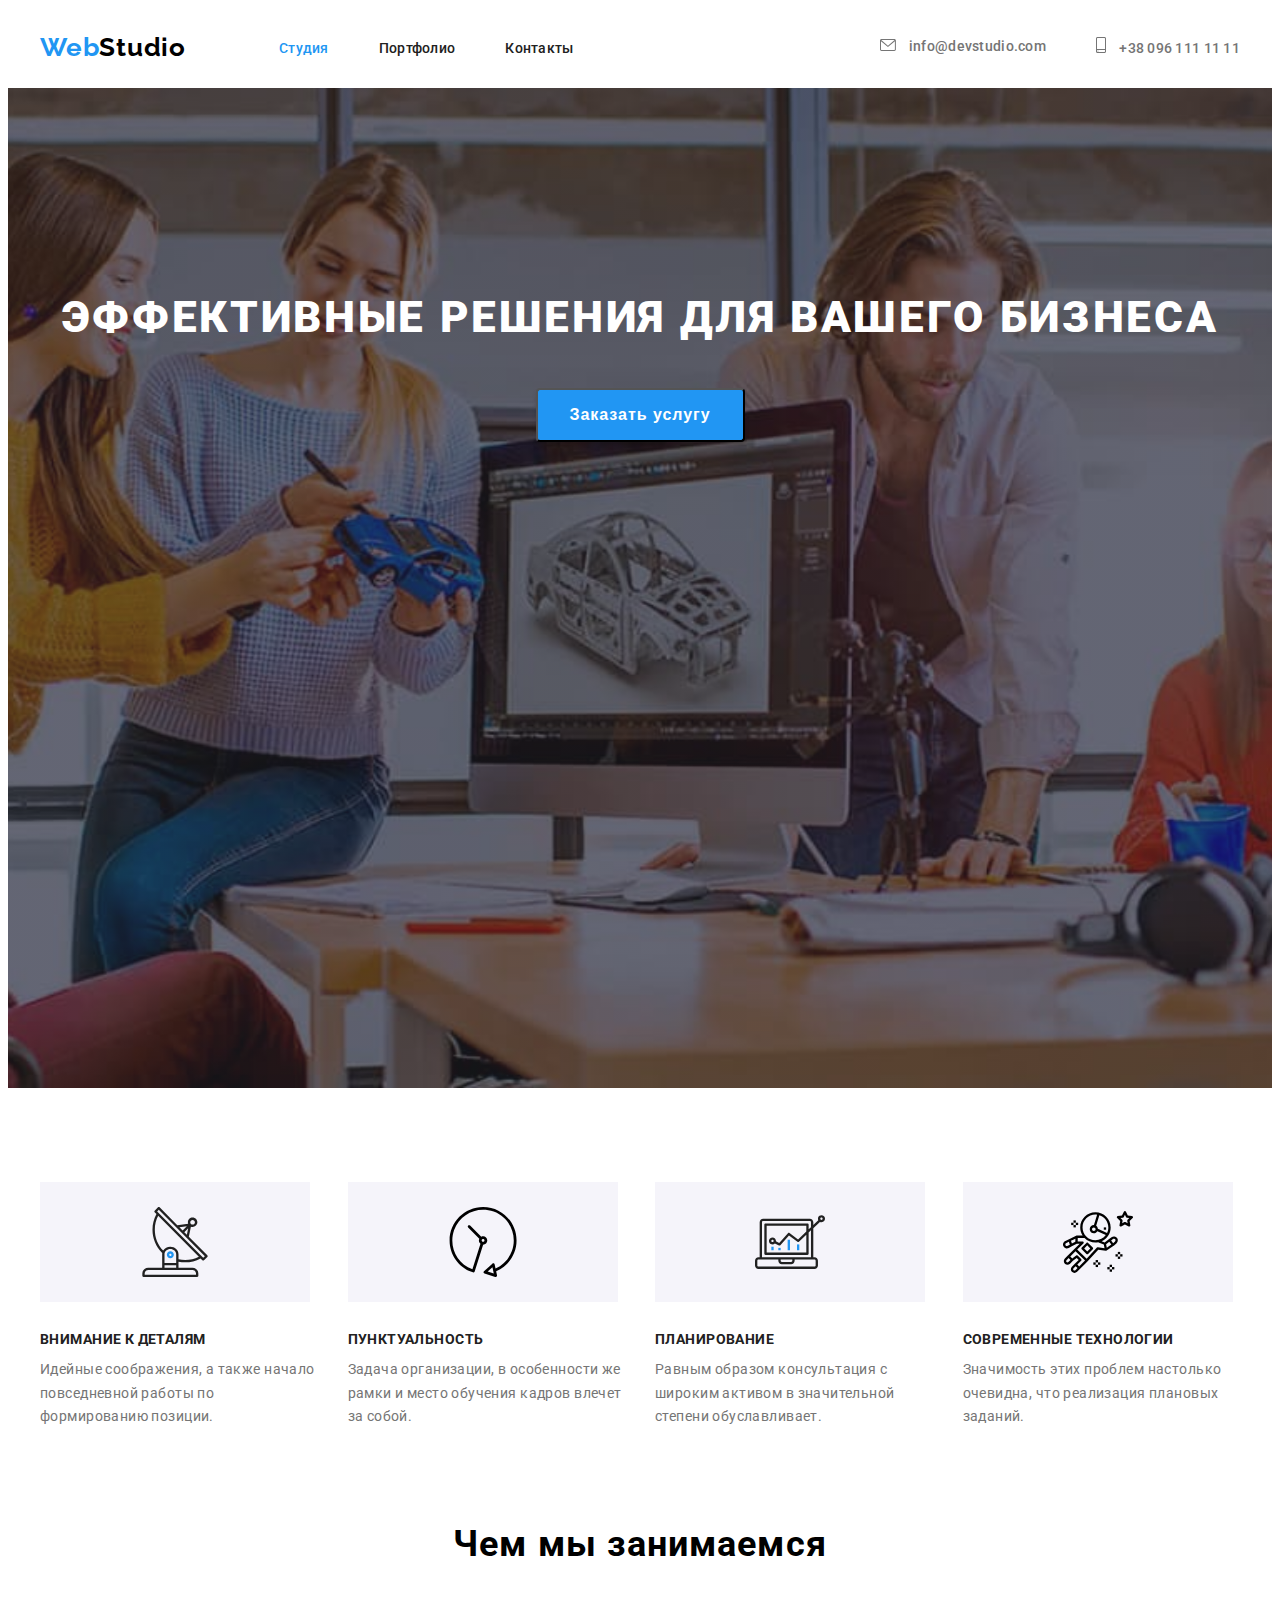
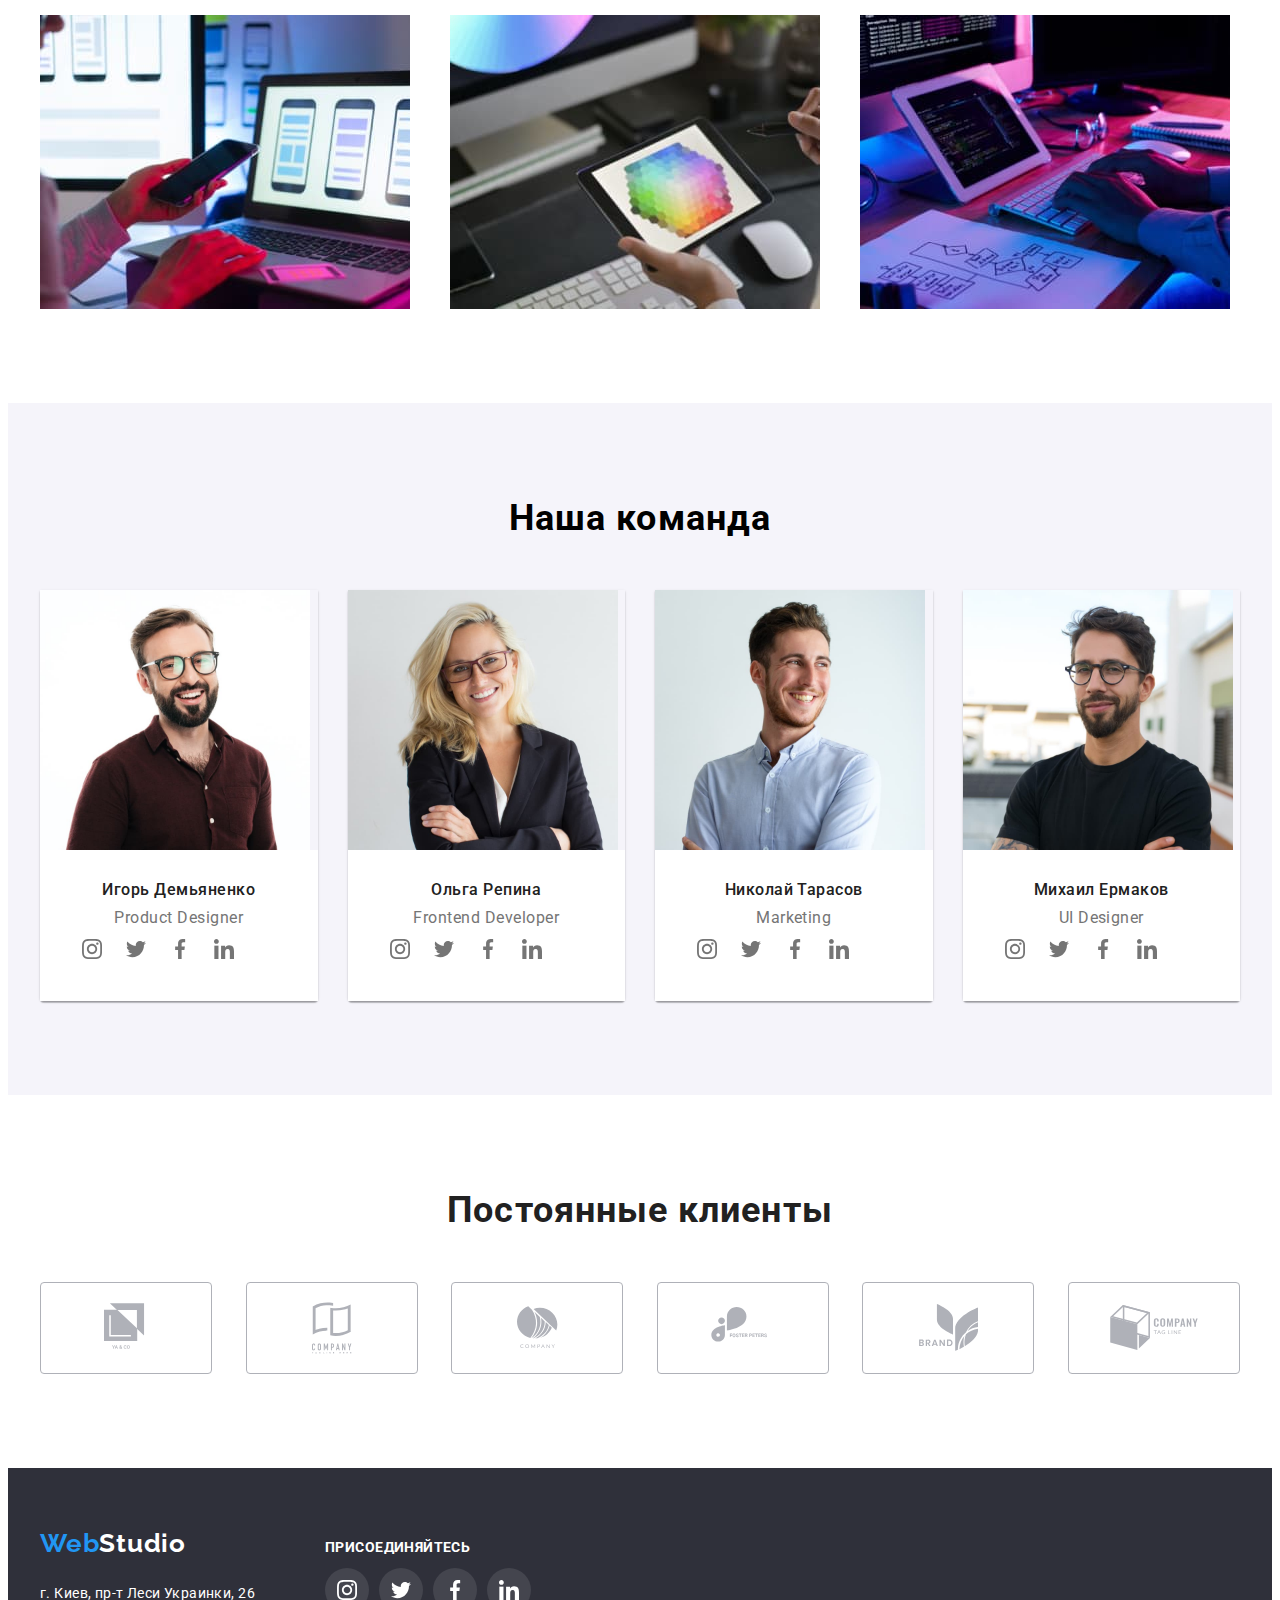
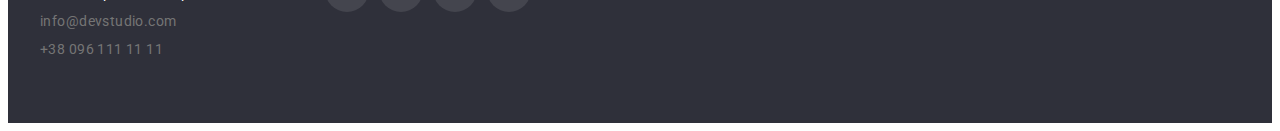
<file: index.html>
<!DOCTYPE html>
<html lang="ru">

<head>
    <meta charset="UTF-8">
    <meta name="viewport" content="width=device-width, initial-scale=1.0">
    <title>WebStudio</title>
    <link rel="stylesheet" href="https://cdnjs.cloudflare.com/ajax/libs/modern-normalize/1.0.0/modern-normalize.min.css"
        integrity="sha512-ISS7cAi1PEhQ8jnbJpJZMd29NlhNj4AWYyLOSp2CE/CsHxTCu+r+t0D2yoJudVrd0/8fTVPUVDzY5Tvli75u/g=="
        crossorigin="anonymous" />
    <link rel="preconnect" href="https://fonts.gstatic.com">
    <link href="https://fonts.googleapis.com/css2?family=Raleway:wght@700&family=Roboto:wght@400;500;700;900&display=swap"
        rel="stylesheet">
    <link rel="stylesheet" href="./css/styles.css"/>
</head>

<body>
    <!-- Шапка сайта -->
    <header class="header page-header">
        <div class="container">
            <!--Навигация -->
            <nav class="nav">
                <!-- Логотип компании -->
                <a class="logo-link link" href="" lang="en"><span class="logo-web">Web</span>Studio</a>
                <ul class="nav-list list">
                    <li class="nav-item">
                        <a class="nav-link link activ-link" href="./index.html">Студия</a>
                    </li>
                    <li class="nav-item">
                        <a class="nav-link link" href="./portfolio.html">Портфолио</a>
                    </li>
                    <li class="nav-item">
                        <a class="nav-link link" href="">Контакты</a>
                    </li>
                </ul>
            </nav>
            <ul class="list contact-list">
                <li class="contacts">
                    <a class="mail-link link" href="mailto:info@devstudio.com">
                        <svg class="contakt-icon" width="16" height="12">
                            <use href="./images/sprite.svg#icon-envelope">
                            </use>
                        </svg>
                        info@devstudio.com</a>
                </li>
                <li class="contacts">
                    <a class="mail-link link" href="tel:+380961111111">
                        <svg class="contakt-icon" width="10" height="16">
                            <use href="./images/sprite.svg#icon-smartphone">
                            </use>
                        </svg>
                        +38 096 111 11 11</a>
                </li>
            </ul>
        </div>  
    </header>

    <main>
        <!-- Herro -->
        <section class="hero overlay">
            <div class="container">
                <h1 class="hero-title">ЭФФЕКТИВНЫЕ РЕШЕНИЯ ДЛЯ ВАШЕГО БИЗНЕСА</h1>
                <button class="modal-btn" type="button">Заказать услугу</button>
            </div>
        </section>
        <!--Advantage-->
        <section class="about-advantage">
            <div class="container">
                <h2 class="visually-hidden">Преимущества</h2>
                <ul class="list list-about-advantage">
                    <li class="advantage">
                        <div class="pictures-advantage">
                            <svg class="advantage-icon">
                                <use href="./images/sprite.svg#icon-antenna-1"></use>
                            </svg>
                        </div>
                        <h3 class="topic">Внимание к деталям</h3>
                        <p class="content">Идейные соображения, а также начало повседневной работы по формированию позиции.
                        </p>
                    </li>
                    <li class="advantage">
                        <div class="pictures-advantage">
                            <svg class="advantage-icon">
                                <use href="./images/sprite.svg#icon-vector-2"></use>
                            </svg>
                        </div> 
                        <h3 class="topic">Пунктуальность</h3>
                        <p class="content">Задача организации, в особенности же рамки и место обучения кадров влечет за собой.
                        </p>
                    </li>
                    <li class="advantage">
                        <div class="pictures-advantage">
                            <svg class="advantage-icon">
                                <use href="./images/sprite.svg#icon-diagram-3"></use>
                            </svg>
                        </div>
                        <h3 class="topic">Планирование</h3>
                        <p class="content">
                            Равным образом консультация с широким активом в значительной степени обуславливает.
                        </p>
                     </li>
                    <li class="advantage">
                        <div class="pictures-advantage">
                            <svg class="advantage-icon">
                                <use href="./images/sprite.svg#icon-astronaut-4"></use>
                            </svg>
                        </div>
                        <h3 class="topic">Современные технологии</h3>
                        <p class="content">Значимость этих проблем настолько очевидна, что реализация плановых заданий.
                        </p>
                    </li>
                </ul>
            </div>
        </section>
        <!--About-->
        <section class="about">
            <div class="container">
                <h2 class="about-us">Чем мы занимаемся</h2>
                <ul class="list list-about-item">
                    <li class="accupancy">
                        <img src="./images/about/about_1.jpg" alt="iphone" width="370" height="294">
                    </li>
                    <li class="accupancy">
                        <img src="./images/about/about_2.jpg" alt="ipad" width="370" height="294">
                    </li>
                    <li class="accupancy">
                        <img src="./images/about/about_3.jpg" alt="mac" width="370" height="294">
                    </li>
                </ul>
            </div>
        </section>

        <section class="our_team">
            <div class="container">
                <!--Our team -->
                <h2 class="our-team-title">Наша команда</h2>
                <ul class="list team-list">
                    <li class="team-list-item">
                        <img src="./images/our_team/img_igor.jpg" alt="igor" width="270" height="260">
                        <div class="team-list-content-wrapper">
                            <h3 class="name">Игорь Демьяненко</h3>
                            <p class="occupation">Product Designer</p>
                            <ul class="icon-list list">
                                <li class="icon-list-items">
                                    <a href="" class="icon-items-link">
                                        <div class="icons-thumb">
                                            <svg class="team-icons" width="20px" height="20px">
                                                <use href="./images/sprite.svg#icon-instagram-1"></use>
                                            </svg>
                                        </div>
                                    </a>
                                </li>
                                <li class="icon-list-items">
                                    <a href="" class="icon-items-link">
                                        <div class="icons-thumb">
                                            <svg class="team-icons" width="20px" height="20px">
                                                <use href="./images/sprite.svg#icon-twitter-2"></use>
                                            </svg>
                                        </div>
                                    </a>
                                </li>
                                <li class="icon-list-items">
                                    <a href="" class="icon-items-link">
                                        <div class="icons-thumb">
                                            <svg class="team-icons" width="20px" height="20px">
                                                <use href="./images/sprite.svg#icon-facebook-3"></use>
                                            </svg>
                                        </div>
                                    </a>
                                </li>
                                <li class="icon-list-items">
                                    <a href="" class="icon-items-link">
                                        <div class="icons-thumb">
                                            <svg class="team-icons" width="20px" height="20px">
                                                <use href="./images/sprite.svg#icon-linkedin-4"></use>
                                            </svg>
                                        </div>
                                    </a>
                                </li>
                            </ul>
                        </div>
                    </li>
                    <li class="team-list-item">
                        <img src="./images/our_team/img_olga.jpg" alt="olga" width="270" height="260">
                        <div class="team-list-content-wrapper">
                            <h3 class="name">Ольга Репина</h3>
                            <p class="occupation">Frontend Developer</p>
                            <ul class="icon-list list">
                                <li class="icon-list-items">
                                    <a href="" class="icon-items-link">
                                        <div class="icons-thumb">
                                            <svg class="team-icons" width="20px" height="20px">
                                                <use href="./images/sprite.svg#icon-instagram-1"></use>
                                            </svg>
                                        </div>
                                    </a>
                                </li>
                                <li class="icon-list-items">
                                    <a href="" class="icon-items-link">
                                        <div class="icons-thumb">
                                            <svg class="team-icons" width="20px" height="20px">
                                                <use href="./images/sprite.svg#icon-twitter-2"></use>
                                            </svg>
                                        </div>
                                    </a>
                                </li>
                                <li class="icon-list-items">
                                    <a href="" class="icon-items-link">
                                        <div class="icons-thumb">
                                            <svg class="team-icons" width="20px" height="20px">
                                                <use href="./images/sprite.svg#icon-facebook-3"></use>
                                            </svg>
                                        </div>
                                    </a>
                                </li>
                                <li class="icon-list-items">
                                    <a href="" class="icon-items-link">
                                        <div class="icons-thumb">
                                            <svg class="team-icons" width="20px" height="20px">
                                                <use href="./images/sprite.svg#icon-linkedin-4"></use>
                                            </svg>
                                        </div>
                                    </a>
                                </li>
                            </ul>
                        </div>
                    </li>
                    <li class="team-list-item">
                        <img src="./images/our_team/img_nikolai.jpg" alt="nikolai" width="270" height="260">
                        <div class="team-list-content-wrapper">
                            <h3 class="name">Николай Тарасов</h3>
                            <p class="occupation">Marketing</p>
                            <ul class="icon-list list">
                                <li class="icon-list-items">
                                    <a href="" class="icon-items-link">
                                        <div class="icons-thumb">
                                            <svg class="team-icons" width="20px" height="20px">
                                                <use href="./images/sprite.svg#icon-instagram-1"></use>
                                            </svg>
                                        </div>
                                    </a>
                                </li>
                                <li class="icon-list-items">
                                    <a href="" class="icon-items-link">
                                        <div class="icons-thumb">
                                            <svg class="team-icons" width="20px" height="20px">
                                                <use href="./images/sprite.svg#icon-twitter-2"></use>
                                            </svg>
                                        </div>
                                    </a>
                                </li>
                                <li class="icon-list-items">
                                    <a href="" class="icon-items-link">
                                        <div class="icons-thumb">
                                            <svg class="team-icons" width="20px" height="20px">
                                                <use href="./images/sprite.svg#icon-facebook-3"></use>
                                            </svg>
                                        </div>
                                    </a>
                                </li>
                                <li class="icon-list-items">
                                    <a href="" class="icon-items-link">
                                        <div class="icons-thumb">
                                            <svg class="team-icons" width="20px" height="20px">
                                                <use href="./images/sprite.svg#icon-linkedin-4"></use>
                                            </svg>
                                        </div>
                                    </a>
                                </li>
                            </ul>
                        </div>
                    </li>
                    <li class="team-list-item">
                        <img src="./images/our_team/img_mihail.jpg" alt="mihail" width="270" height="260">
                        <div class="team-list-content-wrapper">
                            <h3 class="name">Михаил Ермаков</h3>
                            <p class="occupation">UI Designer</p>
                            <ul class="icon-list list">
                                <li class="icon-list-items">
                                    <a href="" class="icon-items-link">
                                        <div class="icons-thumb">
                                            <svg class="team-icons" width="20px" height="20px">
                                                <use href="./images/sprite.svg#icon-instagram-1"></use>
                                            </svg>
                                        </div>
                                    </a>
                                </li>
                                <li class="icon-list-items">
                                    <a href="" class="icon-items-link">
                                        <div class="icons-thumb">
                                            <svg class="team-icons" width="20px" height="20px">
                                                <use href="./images/sprite.svg#icon-twitter-2"></use>
                                            </svg>
                                        </div>
                                    </a>
                                </li>
                                <li class="icon-list-items">
                                    <a href="" class="icon-items-link">
                                        <div class="icons-thumb">
                                            <svg class="team-icons" width="20px" height="20px">
                                                <use href="./images/sprite.svg#icon-facebook-3"></use>
                                            </svg>
                                        </div>
                                    </a>
                                </li>
                                <li class="icon-list-items">
                                    <a href="" class="icon-items-link">
                                        <div class="icons-thumb">
                                            <svg class="team-icons" width="20px" height="20px">
                                                <use href="./images/sprite.svg#icon-linkedin-4"></use>
                                            </svg>
                                        </div>
                                    </a>
                                </li>
                            </ul>
                        </div>
                    </li>
                </ul>
            </div>
        </section>
        <!--Permanent clients-->
        <section class="clients">
            <div class="container">
                <h2 class="clients-title">Постоянные клиенты</h2>
                <ul class="clients-list list">
                    <li class="items">
                        <a href="" class="clients-link">
                            <div class="clients-wrapper">
                                <svg class="clients-logo" width="44.27px" height="49.23px">
                                    <use href="./images/sprite.svg#icon-client-1"></use>
                                </svg>
                            </div>
                        </a>
                    </li>
                    <li class="items">
                        <a href="" class="clients-link">
                            <div class="clients-wrapper">
                                <svg class="clients-logo" width="40px" height="52px">
                                    <use href="./images/sprite.svg#icon-client-2"></use>
                                </svg>
                            </div>
                        </a>
                    </li>
                    <li class="items">
                        <a href="" class="clients-link">
                            <div class="clients-wrapper">
                                <svg class="clients-logo" width="41" height="42.6px">
                                    <use href="./images/sprite.svg#icon-client-3"></use>
                                </svg>
                            </div>
                        </a>
                    </li>
                    <li class="items">
                        <a href="" class="clients-link">
                            <div class="clients-wrapper">
                                <svg class="clients-logo" width="79.66px" height="42.02px">
                                    <use href="./images/sprite.svg#icon-client-4"></use>
                                </svg>
                            </div>
                        </a>
                    </li>
                    <li class="items">
                        <a href="" class="clients-link">
                            <div class="clients-wrapper">
                                <svg class="clients-logo" width="59px" height="47px">
                                    <use href="./images/sprite.svg#icon-client-5"></use>
                                </svg>
                            </div>
                        </a>
                    </li>
                    <li class="items">
                        <a href="" class="clients-link">
                            <div class="clients-wrapper">
                                <svg class="clients-logo" width="88.5px" height="45.44px">
                                    <use href="./images/sprite.svg#icon-client-6"></use>
                                </svg>
                            </div>
                        </a>
                    </li>
                </ul>
            </div>
        </section>
    </main>
    <footer class="footer">
        <div class="container footer-flex">
            <!--Contacts-->
            <div class="foter-wrapper">
                <a class="logo-link-footer link" href="" lang="en"><span class="logo-web">Web</span>Studio</a>
    
                <address class="address">
                    <ul class="list list-contacts">
                        <li class="contacts-footer">
                            <a class="address-footer link" href="">г. Киев, пр-т Леси Украинки, 26</a>
                        </li>
                        <li class="contacts-footer">
                            <a class="mail-link link" href="mailto:info@devstudio.com">info@devstudio.com</a>
                        </li>
                        <li class="contacts-footer">
                            <a class="tel-link link" href="tel:+380961111111">+38 096 111 11 11</a>
                        </li>
                    </ul>
                </address>
            </div>
            <div class="fotter-link">
                <p class="subscribe">присоединяйтесь</p>
                <ul class="subscribe-list list">
                    <li class="subscribe-list-item">
                        <a class="subscribe-list-link link" href="">
                            <svg class="social-list-icon" width="20px" height="20px">
                                <use href="./images/sprite.svg#icon-instagram-1"></use>
                            </svg>
                        </a>
                    </li>
                    <li class="subscribe-list-item">
                        <a class="subscribe-list-link link" href="">
                            <svg class="social-list-icon" width="20px" height="20px">
                                <use href="./images/sprite.svg#icon-twitter-2"></use>
                            </svg>
                        </a>
                    </li>
                    <li class="subscribe-list-item">
                        <a class="subscribe-list-link link" href="">
                            <svg class="social-list-icon" width="20px" height="20px">
                                <use href="./images/sprite.svg#icon-facebook-3"></use>
                            </svg>
                        </a>
                    </li>
                    <li class="subscribe-list-item">
                        <a class="subscribe-list-link link" href="">
                            <svg class="social-list-icon" width="20px" height="20px">
                                <use href="./images/sprite.svg#icon-linkedin-4"></use>
                            </svg>
                        </a>
                    </li>
                </ul>
            </div>
        </div>
    </footer>
</body>
</html>
</file>
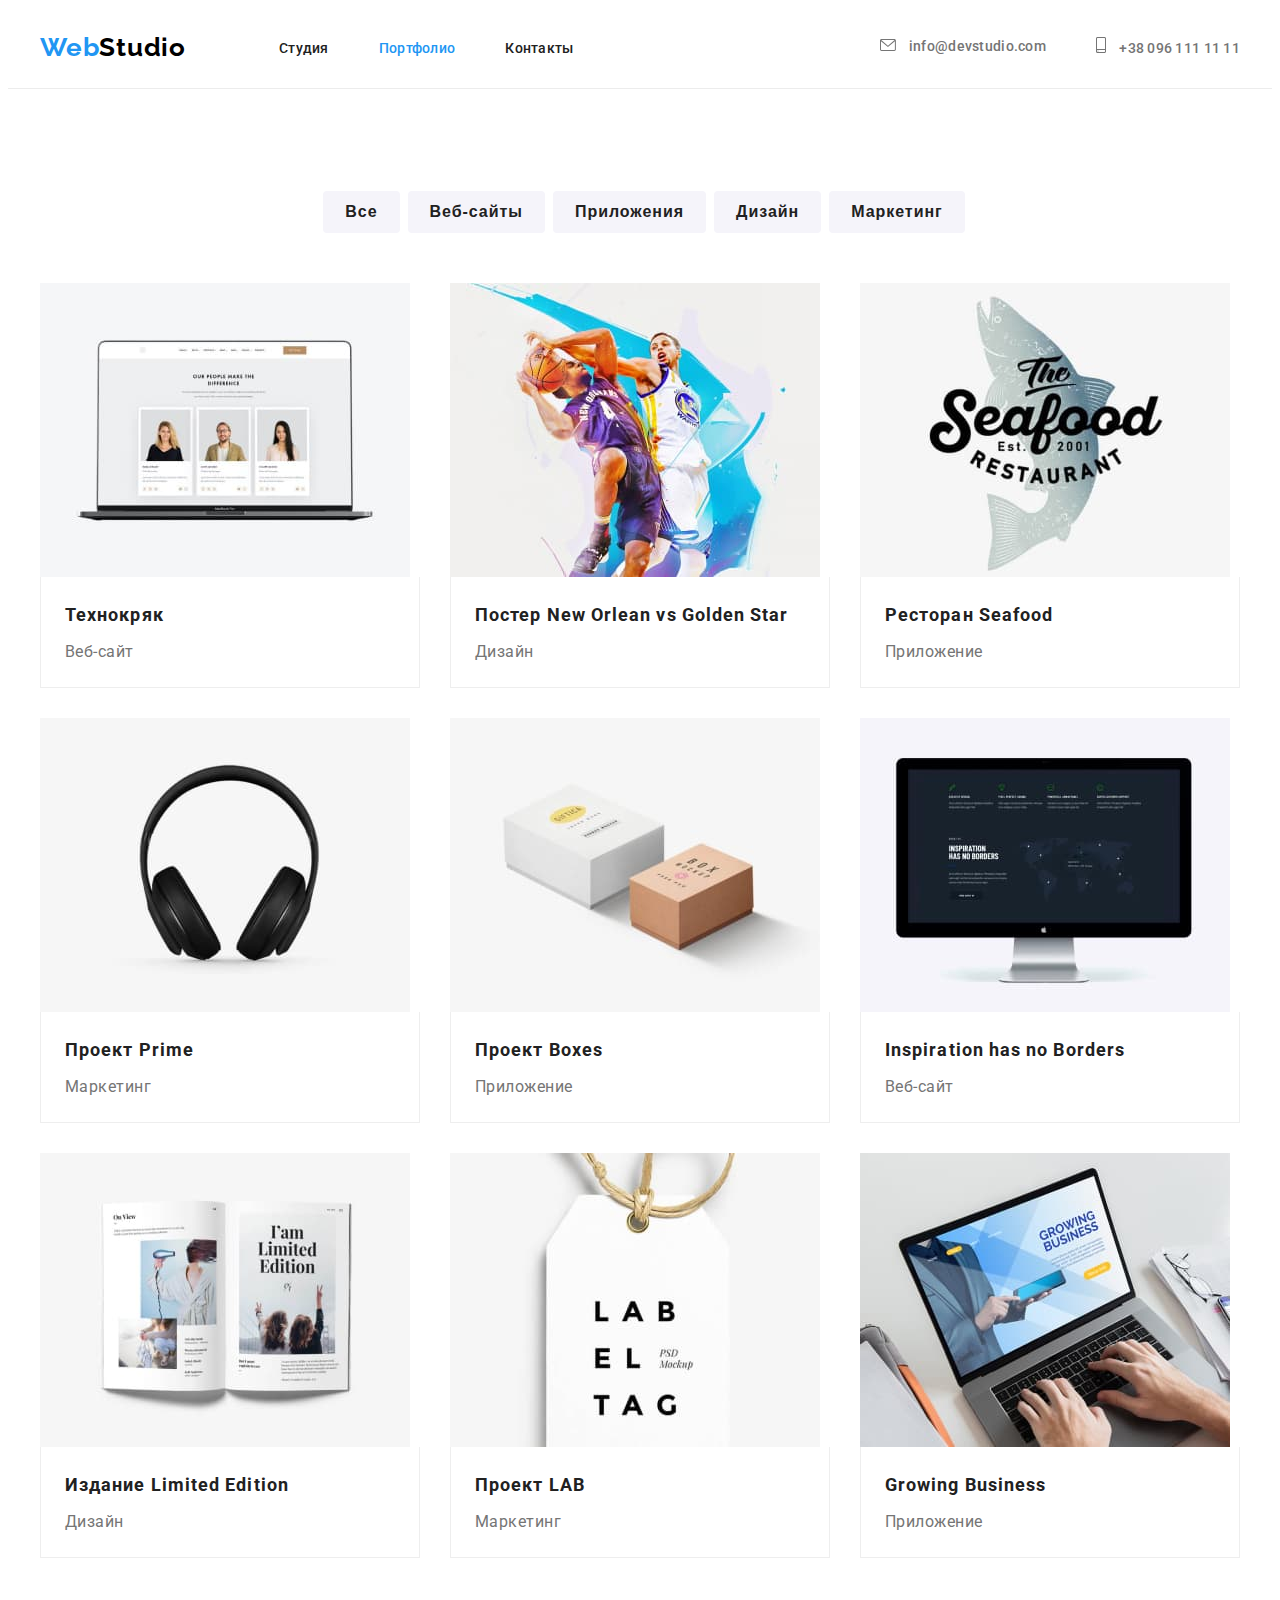
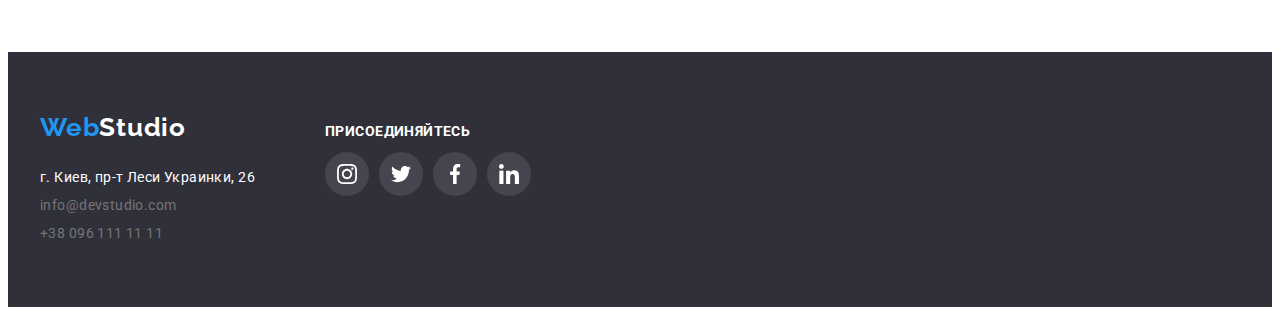
<file: portfolio.html>
<!DOCTYPE html>
<html lang="en">

<head>
    <meta charset="UTF-8">
    <meta http-equiv="X-UA-Compatible" content="IE=edge">
    <meta name="viewport" content="width=device-width, initial-scale=1.0">
    <title>Portfolio</title>
    <link rel="stylesheet" href="https://cdnjs.cloudflare.com/ajax/libs/modern-normalize/1.0.0/modern-normalize.min.css"
        integrity="sha512-ISS7cAi1PEhQ8jnbJpJZMd29NlhNj4AWYyLOSp2CE/CsHxTCu+r+t0D2yoJudVrd0/8fTVPUVDzY5Tvli75u/g=="
        crossorigin="anonymous" />
    <link rel="preconnect" href="https://fonts.gstatic.com">
    <link href="https://fonts.googleapis.com/css2?family=Raleway:wght@700&family=Roboto:wght@400;500;700;900&display=swap"
        rel="stylesheet">
    <link rel="stylesheet" href="./css/styles.css" />
</head>

<body>
        <!-- Шапка сайта -->
        <header class="header header-portfolio">
            <div class="container">
                <!--Навигация -->
                <nav class="nav">
                    <!-- Логотип компании -->
                    <a class="logo-link link" href="" lang="en"><span class="logo-web">Web</span>Studio</a>
                    <ul class="nav-list list">
                        <li class="nav-item"><a class="nav-link link" href="./index.html">Студия</a></li>
                        <li class="nav-item"><a class="nav-link link activ-link" href="./portfolio.html">Портфолио</a></li>
                        <li class="nav-item"><a class="nav-link link" href="">Контакты</a></li>
                    </ul>
                </nav>
                <ul class="list contact-list">
                    <li class="contacts">
                        <a class="mail-link link" href="mailto:info@devstudio.com">
                            <svg class="contakt-icon" width="16" height="12">
                                <use href="./images/sprite.svg#icon-envelope">
                                </use>
                            </svg>
                            info@devstudio.com</a>
                    </li>
                    <li class="contacts">
                        <a class="mail-link link" href="tel:+380961111111">
                            <svg class="contakt-icon" width="10" height="16">
                                <use href="./images/sprite.svg#icon-smartphone">
                                </use>
                            </svg>
                            +38 096 111 11 11</a>
                    </li>
                </ul>
            </div>
        </header>

    <main>
        <section class="portfolio nav-portfolio">
            <div class="container">
                <h1 class="visually-hidden titel-portfolio">Portfolio</h1>
                <!--Навигация -->
                <ul class="list list-btn-portfolio">
                        <li class="btn-portfolio">
                            <button class="portfolio-btn" type="button">Все</button>
                        </li>
                        <li class="btn-portfolio">
                            <button class="portfolio-btn" type="button">Веб-сайты</button>
                        </li>
                        <li class="btn-portfolio">
                            <button class="portfolio-btn" type="button">Приложения</button>
                        </li>
                        <li class="btn-portfolio">
                            <button class="portfolio-btn" type="button">Дизайн</button>
                        </li>
                        <li class="btn-portfolio">
                            <button class="portfolio-btn" type="button">Маркетинг</button>
                        </li>
                </ul>

                <ul class="list portfolio-list">
                    <li class="portfolio-list-item">
                        <a class="link portfolio-link" href="#">
                            <img src="./images/portfolio/img-team.jpg" alt="team" width="370" height="294">
                            <div class="portfolio-list-content-wrapper">
                                <h2 class=img-titel>Технокряк</h2>
                                <p class="img-description">Веб-сайт</p>
                            </div>
                        </a>
                    </li>

                    <li class="portfolio-list-item">
                        <a class="link portfolio-link" href="#">
                            <img src="./images/portfolio/img-poster.jpg" alt="poster" width="370" height="294">
                            <div class="portfolio-list-content-wrapper">
                                <h2 class=img-titel>Постер New Orlean vs Golden Star</h2>
                                <p class="img-description">Дизайн</p>
                            </div>
                        </a>
                    </li>
                    <li class="portfolio-list-item">
                        <a class="link portfolio-link" href="#">
                            <img src="./images/portfolio/img-seafood.jpg" alt="seafood" width="370" height="294">
                            <div class="portfolio-list-content-wrapper">
                                <h2 class=img-titel>Ресторан Seafood</h2>
                                <p class="img-description">Приложение</p>
                            </div>
                        </a>
                    </li>
                    <li class="portfolio-list-item">
                        <a class="link portfolio-link" href="#">
                            <img src="./images/portfolio/img-prime.jpg" alt="prime" width="370" height="294">
                            <div class="portfolio-list-content-wrapper">
                                <h2 class=img-titel>Проект Prime</h2>
                                <p class="img-description">Маркетинг</p>
                            </div>
                        </a>
                    </li>
                    <li class="portfolio-list-item">
                        <a class="link portfolio-link" href="#">
                            <img src="./images/portfolio/img-boxes.jpg" alt="boxes" width="370" height="294">
                            <div class="portfolio-list-content-wrapper">
                                <h2 class=img-titel >Проект Boxes</h2>
                                <p class="img-description">Приложение</p>
                            </div>
                        </a>
                    </li>
                    <li class="portfolio-list-item">
                        <a class="link portfolio-link" href="#">
                            <img src="./images/portfolio/img-insiration.jpg" alt="insiration" width="370" height="294">
                            <div class="portfolio-list-content-wrapper">
                                <h2 class=img-titel>Inspiration has no Borders</h2>
                                <p class="img-description">Веб-сайт</p>
                            </div>
                        </a>
                    <li class="portfolio-list-item">
                        <a class="link portfolio-link" href="#">
                            <img src="./images/portfolio/img-limited_edition.jpg" alt="limited_edition" width="370"
                                height="294">
                            <div class="portfolio-list-content-wrapper">
                                <h2 class=img-titel>Издание Limited Edition</h2>
                                <p class="img-description">Дизайн</p>
                            </div>
                        </a>
                    </li>
                    <li class="portfolio-list-item">
                        <a class="link portfolio-link" href="#">
                            <img src="./images/portfolio/img-lab.jpg" alt="lab" width="370" height="294">
                            <div class="portfolio-list-content-wrapper">
                                <h2 class=img-titel >Проект LAB</h2>
                                <p class="img-description">Маркетинг</p>
                            </div>
                        </a>
                    </li>
                    <li class="portfolio-list-item">
                        <a class="link portfolio-link" href="#">
                            <img src="./images/portfolio/img-growing_business.jpg" alt="growing_business" width="370"
                                height="294">
                            <div class="portfolio-list-content-wrapper">
                                <h2 class=img-titel>Growing Business</h2>
                                <p class="img-description">Приложение</p>
                            </div>
                        </a>
                    </li>
                </ul>
            </div>
        </section>
    </main>
    <footer class="footer">
        <div class="container footer-flex">
            <!--Contacts-->
            <div class="foter-wrapper">
                <a class="logo-link-footer link" href="" lang="en"><span class="logo-web">Web</span>Studio</a>
    
                <address class="address">
                    <ul class="list list-contacts">
                        <li class="contacts-footer">
                            <a class="address-footer link" href="">г. Киев, пр-т Леси Украинки, 26</a>
                        </li>
                        <li class="contacts-footer">
                            <a class="mail-link link" href="mailto:info@devstudio.com">info@devstudio.com</a>
                        </li>
                        <li class="contacts-footer">
                            <a class="tel-link link" href="tel:+380961111111">+38 096 111 11 11</a>
                        </li>
                    </ul>
                </address>
            </div>
            <div class="fotter-link">
                <p class="subscribe">присоединяйтесь</p>
                <ul class="subscribe-list list">
                    <li class="subscribe-list-item">
                        <a class="subscribe-list-link link" href="">
                            <svg class="social-list-icon" width="20px" height="20px">
                                <use href="./images/sprite.svg#icon-instagram-1"></use>
                            </svg>
                        </a>
                    </li>
                    <li class="subscribe-list-item">
                        <a class="subscribe-list-link link" href="">
                            <svg class="social-list-icon" width="20px" height="20px">
                                <use href="./images/sprite.svg#icon-twitter-2"></use>
                            </svg>
                        </a>
                    </li>
                    <li class="subscribe-list-item">
                        <a class="subscribe-list-link link" href="">
                            <svg class="social-list-icon" width="20px" height="20px">
                                <use href="./images/sprite.svg#icon-facebook-3"></use>
                            </svg>
                        </a>
                    </li>
                    <li class="subscribe-list-item">
                        <a class="subscribe-list-link link" href="">
                            <svg class="social-list-icon" width="20px" height="20px">
                                <use href="./images/sprite.svg#icon-linkedin-4"></use>
                            </svg>
                        </a>
                    </li>
                </ul>
            </div>
        </div>
    </footer>
</body>   
</html>
</file>
<file: css/styles.css>
/*logo: Font-Raleway, Weight-700; Font-Roboto Weight-700,500,400*/
/*font-family: 'Raleway', sans-serif;
font-family: 'Roboto', sans-serif; #212121 */

/*body {
  background-color: E5E5E5;
  font-family: Roboto, sans-serif;
  font-style: normal;
}*/

:root {
  --main-font: "Roboto", sans-serif;
  --secondary-font: "Raleway", sans-serif;
  --accent-color: #2196f3;
  --main-background: #ffffff;
  --second-background: #2f303a;
  --our_team-background: #f5f4fa;
  --main-color: #ffffff;
  --tel_link-color: #757575;
  --nav_link-color: #212121;
  --heading-color: #212121;
  --logo-link: #000000;
  --mail_link-tel_footer: rgba(255, 255, 255, 0.6);
  --section-pt: 94px;
  --section-pb: 94px;
  --margin-bottom-studia: 10px;
  --icon-color: #afb1b8;
}

body {
  font-family: var(--main-font);
}
/* ul {
  list-style: none;
}*/
/*=====COMPONENTS =========*/
h1,
h2,
h3,
h4,
h5,
h6,
p {
  margin: 0;
}
ul,
ol {
  margin: 0;
  padding: 0;
}
img {
  display: block;
}
.container {
  width: 1200px;
  padding-left: 15px;
  padding-right: 15px;
  margin: 0 auto;
  /*margin-left: auto;
  margin-right: auto; */

  /* outline: 2px solid tomato; */
}
.visually-hidden {
  position: absolute !important;
  clip: rect(1px 1px 1px 1px); /* IE6, IE7 */
  clip: rect(1px, 1px, 1px, 1px);
  padding: 0 !important;
  border: 0 !important;
  height: 1px !important;
  width: 1px !important;
  overflow: hidden;
}
.list {
  list-style: none;
}

/* a {
  text-decoration: none;
}*/
.link {
  text-decoration: none;
}

.address {
  font-style: normal;
}
/*====== END COMPONENTS======/
/*======HEADER=======*/
.header {
  padding-top: 24px;
  padding-bottom: 25px;
}
.header .container {
  display: flex;
  align-items: center;
}
.page-header {
  justify-content: space-between;
}
.nav {
  display: flex;
  align-items: center;
}
.nav-list {
  display: flex;
  align-items: center;
}
.nav-item:not(:last-child) {
  margin-right: 50px;
}
.logo-link {
  margin-right: 93px;

  font-family: var(--secondary-font);
  font-weight: 700;
  font-size: 26px;
  line-height: 1.19;
  letter-spacing: 0.03em;
  cursor: pointer;
  color: var(--logo-link);
}
.logo-web {
  color: var(--accent-color);
}
.nav-link {
  padding-top: 32px;
  padding-bottom: 32px;

  font-weight: 500;
  font-size: 14px;
  line-height: 1.14;
  /*line-height/font-size;16/14=1.14*/
  letter-spacing: 0.02em;
  cursor: pointer;

  color: var(--nav_link-color);
}
.nav-link:hover,
.nav-link:focus {
  color: var(--accent-color);
}
.activ-link {
  color: var(--accent-color);
}
.contacts {
  font-weight: 500;
  font-size: 14px;
  line-height: 1.14;
  /*line-height/font-size;16/14=1.14*/
  letter-spacing: 0.02em;
  cursor: pointer;

  color: var(--tel_link-color);
}

.contacts:not(:first-child) {
  margin-left: 50px;
}
.mail-link {
  color: var(--tel_link-color);
}

.mail-link:hover .contakt-icon,
.mail-link:focus .contakt-icon,
.mail-link:hover,
.mail-link:focus {
  color: var(--accent-color);
  fill: var(--accent-color);
}
.tel-link {
  color: var(--tel_link-color);
  margin-left: auto;
}
.tel-link:hover,
.tel-link:focus {
  color: var(--accent-color);
}
.contact-list {
  margin-left: auto;
  display: flex;
  align-items: center;
}
.contact-list:hover,
.contact-list:focus {
  color: var(--accent-color);
}

.mail-link:hover,
.mail-link:focus {
  color: var(--accent-color);
}
.contakt-icon {
  margin-right: 10px;
  fill: var(--tel_link-color);
}
/*====== END HEADER=======*/

/*======= HERRO ========*/

.hero {
  padding-top: 200px;
  padding-bottom: 200px;
  margin-left: auto;
  margin-right: auto;

  color: var(--main-background);
  background: var(--second-background);
  overflow: auto;
}
.hero-title {
  max-width: 1600px;
  margin: 0 auto;
  margin-bottom: 40px;

  font-weight: 900;
  font-size: 44px;
  line-height: 1.36;
  text-align: center;
  letter-spacing: 0.06em;
  text-transform: uppercase;

  color: var(--main-color);
}
.overlay {
  max-width: 1600px;
  height: 600px;
  margin: 0 auto;
  background-image: linear-gradient(
      to right,
      rgba(47, 48, 58, 0.4),
      rgba(47, 48, 58, 0.4)
    ),
    url("../images/hero/img-herro.jpg");
  background-repeat: no-repeat;
  background-position: center;
  background-size: cover;
}

/* Button */
.modal-btn {
  padding: 10px 32px;
  display: block;
  margin: auto;

  background: #2196f3;
  box-shadow: 0px 4px 4px rgba(0, 0, 0, 0.15);
  border-radius: 4px;

  font-weight: 700;
  font-size: 16px;
  line-height: 1.875;
  display: flex;
  letter-spacing: 0.06em;
  text-align: center;
  cursor: pointer;

  color: var(--main-color);
  background: var(--accent-color);
}
/*===== END HERRO ====*/
/* ==== ADVATAGE === */

.about-advantage {
  padding-top: 94px;
  padding-bottom: 47px;
  /* 94/2=47 */
  /*text-align: center;*/
}
.list-about-advantage {
  display: flex;
  /*align-items: center;*/
  /*justify-content: space-between;*/
  /*flex-wrap: wrap;*/

  margin-left: -30px;
  margin-top: -30px;
}
.advantage {
  min-width: 270px;
  flex-basis: calc(100% / 4 - 30px);
  margin-left: 30px;
  margin-top: 30px;

  background: var(--main-background);
}

.topic {
  font-weight: 700;
  font-size: 14px;
  line-height: 1.14;
  letter-spacing: 0.03em;
  text-transform: uppercase;

  color: var(--heading-color);

  margin-bottom: var(--margin-bottom-studia);
}
.content {
  font-weight: 400;
  font-size: 14px;
  line-height: 1.7;
  letter-spacing: 0.03em;

  color: var(--tel_link-color);
}
.pictures-advantage {
  display: flex;
  justify-content: center;
  align-items: center;
  margin-bottom: 30px;
  width: 270px;
  height: 120px;
  background-color: var(--our_team-background);
}

.advantage-icon {
  width: 70px;
  height: 70px;
}

/*.wrapper-advantage {
  display: flex;
  align-items: center;
}*/

/* ==== END ADVATAGE === */
/*==== ABOUT =========*/

.about-us {
  margin-bottom: 50px;
  text-align: center;

  font-weight: 700;
  font-size: 36px;
  line-height: 1.17;
  letter-spacing: 0.03em;
}
.list-about-item {
  display: flex;
  flex-wrap: wrap;
  margin-left: -30px;
  margin-top: -30px;

  display: flex;
  align-items: center;
}

.about {
  padding-top: 47px;
  padding-bottom: 94px;
  text-align: center;
}

.accupancy {
  font-weight: 700;
  font-size: 36px;
  line-height: 1.16;
  letter-spacing: 0.03em;

  color: var(--heading-color);

  flex-basis: calc(100% / 3 - 30px);
  margin-left: 30px;
  margin-top: 30px;
}

/*==== END ABOUT =========*/

/*======= OUR TEAM ========*/
.our-team-title {
  display: block;

  margin-bottom: 50px;
  font-weight: 700;
  font-size: 36px;
  line-height: 1.17;
  text-align: center;
  letter-spacing: 0.03em;
}
.team-list {
  display: flex;
  flex-wrap: wrap;
  margin-left: -30px;
  margin-top: -30px;
  /* justify-content: space-between; */
}

.team-list-item {
  flex-basis: calc(100% / 4 - 30px);
  margin-left: 30px;
  margin-top: 30px;

  box-shadow: 0px 1px 3px rgba(0, 0, 0, 0.12), 0px 1px 1px rgba(0, 0, 0, 0.14),
    0px 2px 1px rgba(0, 0, 0, 0.2);
  border-radius: 0px 0px 4px 4px;
}

.our_team {
  background: var(--our_team-background);
  padding-top: 94px;
  padding-bottom: 94px;
}
.name {
  font-weight: 500;
  font-size: 16px;
  line-height: 1.187;
  letter-spacing: 0.03em;

  color: var(--heading-color);

  margin-bottom: 10px;
}
.occupation {
  font-weight: 400;
  font-size: 16px;
  line-height: 1.187;
  letter-spacing: 0.03em;

  color: var(--tel_link-color);
}
.team-list-content-wrapper {
  padding-top: 30px;
  padding-bottom: 30px;
  padding-left: 30px;
  padding-right: 30px;
  text-align: center;
  background-color: var(--main-background);
}

.our_team .icon-list {
  display: flex;
  margin-left: auto;
  margin-right: auto;
}
.icons-thumb {
  display: flex;
  height: 44px;
  width: 44px;
  justify-content: center;
  align-items: center;
  border-radius: 50%;
}
.team-icons {
  fill: var(--tel_link-color);
}
.icon-items-link:focus .icons-thumb,
.icon-items-link:hover .icons-thumb,
.icon-items-link:focus .team-icons,
.icon-items-link:hover .team-icons {
  fill: var(--main-color);
  background-color: var(--accent-color);
}

/*======= END OUR TEAM ========*/
/*===== PERMANENT CLIENTS =====*/

.clients {
  padding-top: 94px;
  padding-bottom: 94px;
}

.clients-title {
  margin-bottom: 50px;
  font-weight: 700;
  font-size: 36px;
  line-height: 1.17;
  text-align: center;
  letter-spacing: 0.03em;
  color: var(--heading-color);
}

.clients-list {
  display: flex;
  justify-content: space-between;
}

.clients-wrapper {
  width: 170px;
  height: 90px;
  border: 1px solid var(--icon-color);
  border-radius: 4px;
  display: flex;
  justify-content: center;
  align-items: center;
}

.clients-logo {
  fill: var(--icon-color);
}
.clients-link:hover .clients-logo {
  fill: var(--accent-color);
}
.clients-link:hover .clients-wrapper {
  border: 1px solid var(--accent-color);
}

/*===========END PERMANENT CLIENTS==========*/
/*===== FOOTER =======*/
.foter-wraper:not(:last-child) {
  margin-right: 70px;
}
.footer-flex {
  display: flex;
  align-items: baseline;
}
.footer {
  padding-top: 60px;
  padding-bottom: 60px;
  background: var(--second-background);
}
.address {
  margin-top: 20px;
}
.logo-link-footer {
  font-family: var(--secondary-font);
  font-weight: 700;
  font-size: 26px;
  line-height: 1.19;
  letter-spacing: 0.03em;
  cursor: pointer;
  color: var(--main-color);
}

.contacts-footer {
  font-weight: 400;
  font-size: 14px;
  line-height: 2;
  letter-spacing: 0.03em;
  cursor: pointer;
  color: var(--main-color);
}

.address-footer {
  font-weight: 400;
  font-size: 14px;
  line-height: 1.71;
  letter-spacing: 0.03em;
  color: var(--main-color);
}
.list-contacts {
  font-weight: 400;
  font-size: 14px;
  line-height: 1.71;
  letter-spacing: 0.03em;
  color: var(--mail_link-tel-color);
}
.fotter-link {
  margin-left: 70px;
}
.subscribe {
  display: block;
  margin-bottom: 20px;
  font-weight: bold;
  font-size: 14px;
  line-height: 1.14px;
  letter-spacing: 0.03em;
  text-transform: uppercase;
  color: var(--main-color);
}
.subscribe-list {
  display: flex;
}
.subscribe-list-item {
  margin-right: 10px;
}
.subscribe-list-item :not(:last-child) {
  margin-right: 10px;
}

.subscribe-list-link {
  display: inline-flex;
  width: 44px;
  height: 44px;
  border-radius: 50%;
  color: var(--icon-color);
  justify-content: center;
  align-items: center;
  fill: var(--main-color);
  background: rgba(255, 255, 255, 0.1);
}
.subscribe-list-icon {
  width: 20px;
  height: 20px;
}
.subscribe-list-link:hover,
.subscribe-list-link:focus {
  background-color: var(--accent-color);
}

/*===== END FOOTER ======*/
/*====== PORTFOLIO ========*/
/*Portfolio button*/
.header-portfolio {
  border-bottom: 1px solid #ececec;
}

.nav-portfolio {
  padding-top: var(--section-pt);
  padding-bottom: var(--section-pb);
}

.list-btn-portfolio {
  display: flex;
  flex-wrap: wrap;
  margin-left: 8px;
  margin-top: 8px;
  text-align: center;

  justify-content: center;
  /* raspologaet elementi på centry */

  margin-bottom: 50px;
  align-items: center;
}
.btn-portfolio:not(:last-child) {
  margin-right: 8px;
}
/*.portfolio-btn {
  flex-basis: calc(100% / 5 - 8px);
  margin-left: 8px;
  margin-top: 8px;
}*/
.portfolio-list {
  display: flex;
  flex-wrap: wrap;
  margin-left: -30px;
  margin-top: -30px;
  /* justify-content: space-between; */
}

.portfolio-list-item {
  flex-basis: calc(100% / 3 - 30px);
  margin-left: 30px;
  margin-top: 30px;
}

.portfolio {
  background: var(--main-background);
}

.portfolio-btn {
  display: inline-block;
  text-align: center;
  padding: 6px 22px 6px 22px;
  border-radius: 4px;
  border: none;

  font-weight: 700;
  font-size: 16px;
  line-height: 1.875;
  display: flex;
  letter-spacing: 0.06em;
  text-align: center;
  cursor: pointer;

  color: var(--nav_link-color);
  background: var(--our_team-background);

  display: flex;
  justify-content: center;
}

.portfolio-btn:hover,
.portfolio-btn:focus {
  color: var(--our_team-background);
  background-color: var(--accent-color);
  box-shadow: 0px 3px 1px rgba(0, 0, 0, 0.1), 0px 1px 2px rgba(0, 0, 0, 0.08),
    0px 2px 2px rgba(0, 0, 0, 0.12);
}
/*Portfolio items*/

.img-titel {
  margin-bottom: 4px;

  font-weight: 700;
  font-size: 18px;
  line-height: 2;
  letter-spacing: 0.06em;

  color: var(--heading-color);
}
.img-description {
  font-weight: 400;
  font-size: 16px;
  line-height: 1.87;
  letter-spacing: 0.03em;

  color: var(--tel_link-color);
}
.portfolio-list-content-wrapper {
  padding-top: 20px;
  padding-bottom: 20px;
  padding-left: 24px;
  padding-right: 24px;
  border-left: 1px solid #eeeeee;
  border-bottom: 1px solid #eeeeee;
  border-right: 1px solid #eeeeee;
  display: block;
}
.portfolio-link:hover,
.portfolio-link:focus {
  box-shadow: 0px 1px 1px rgba(0, 0, 0, 0.12), 0px 4px 4px rgba(0, 0, 0, 0.06),
    1px 4px 6px rgba(0, 0, 0, 0.16);
}
.portfolio-link {
  display: block;
}
/*====== END PORTFOLIO ========*/
</file>
